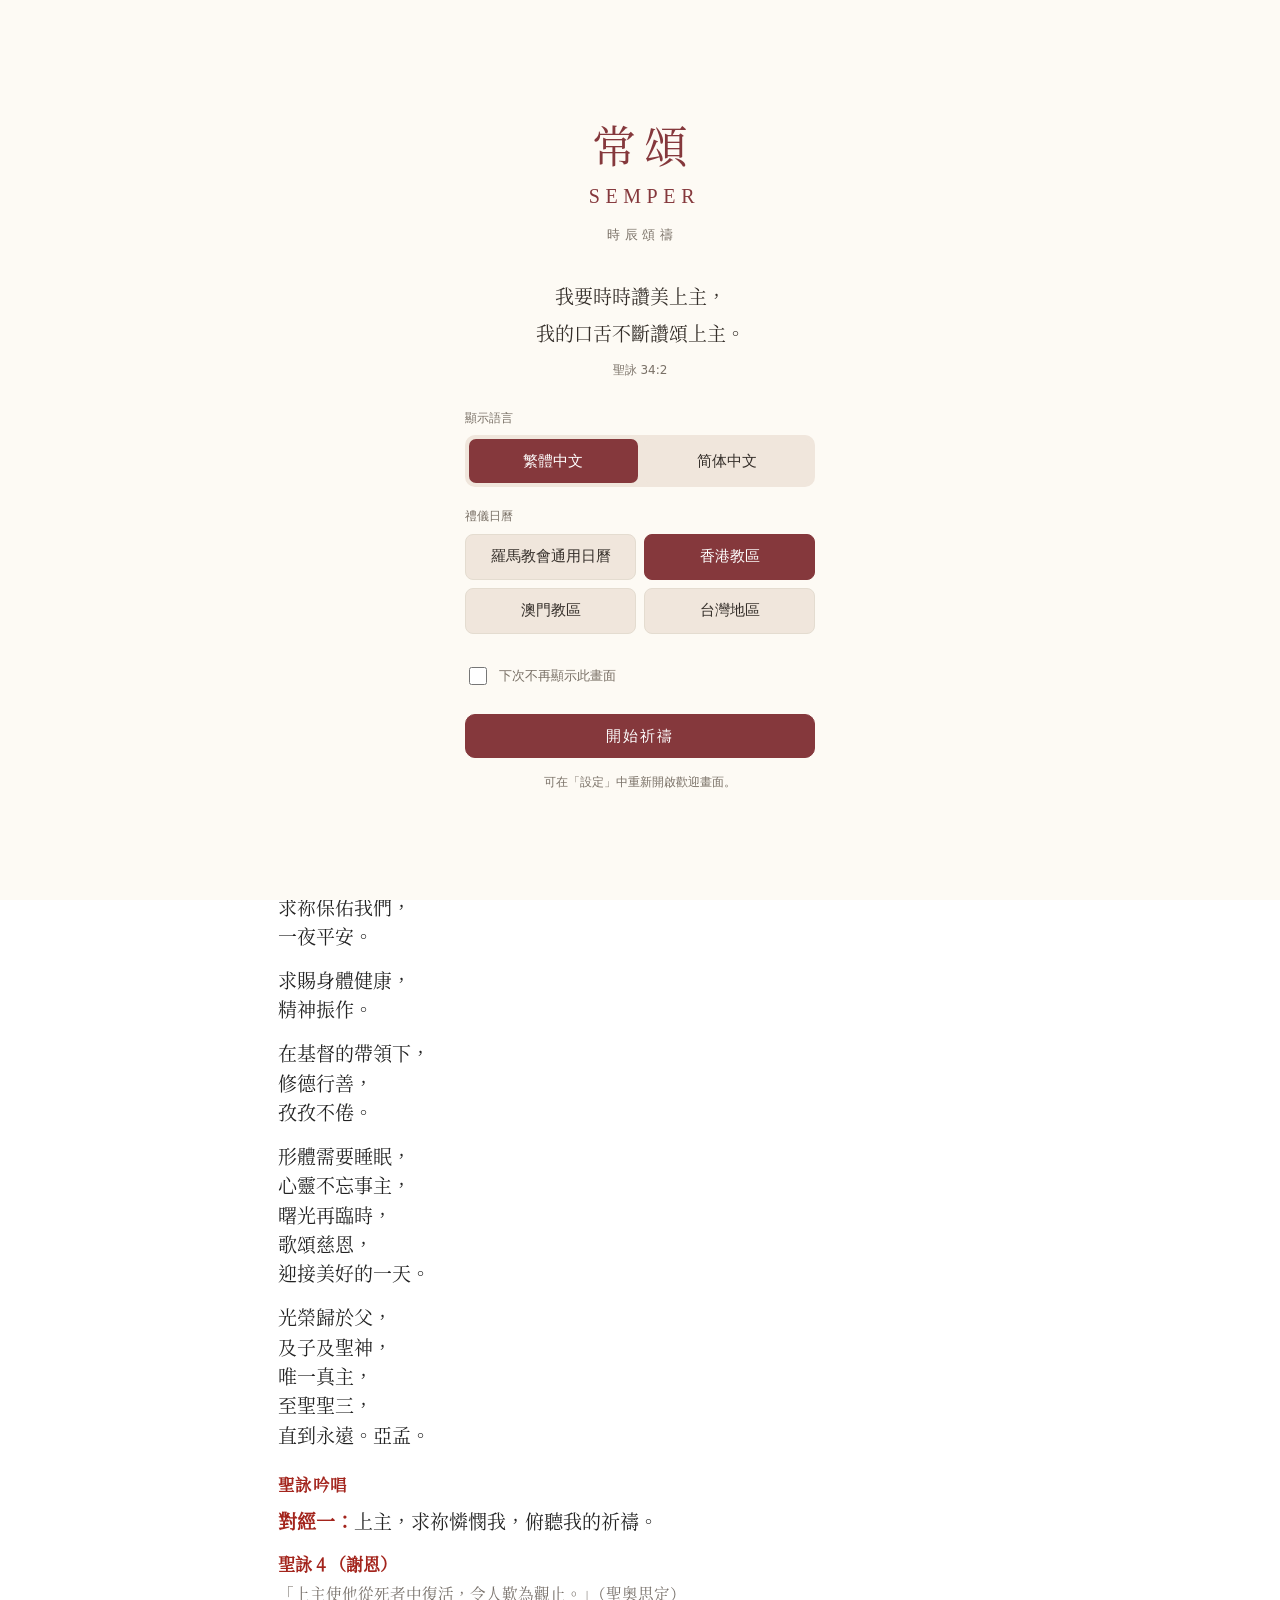
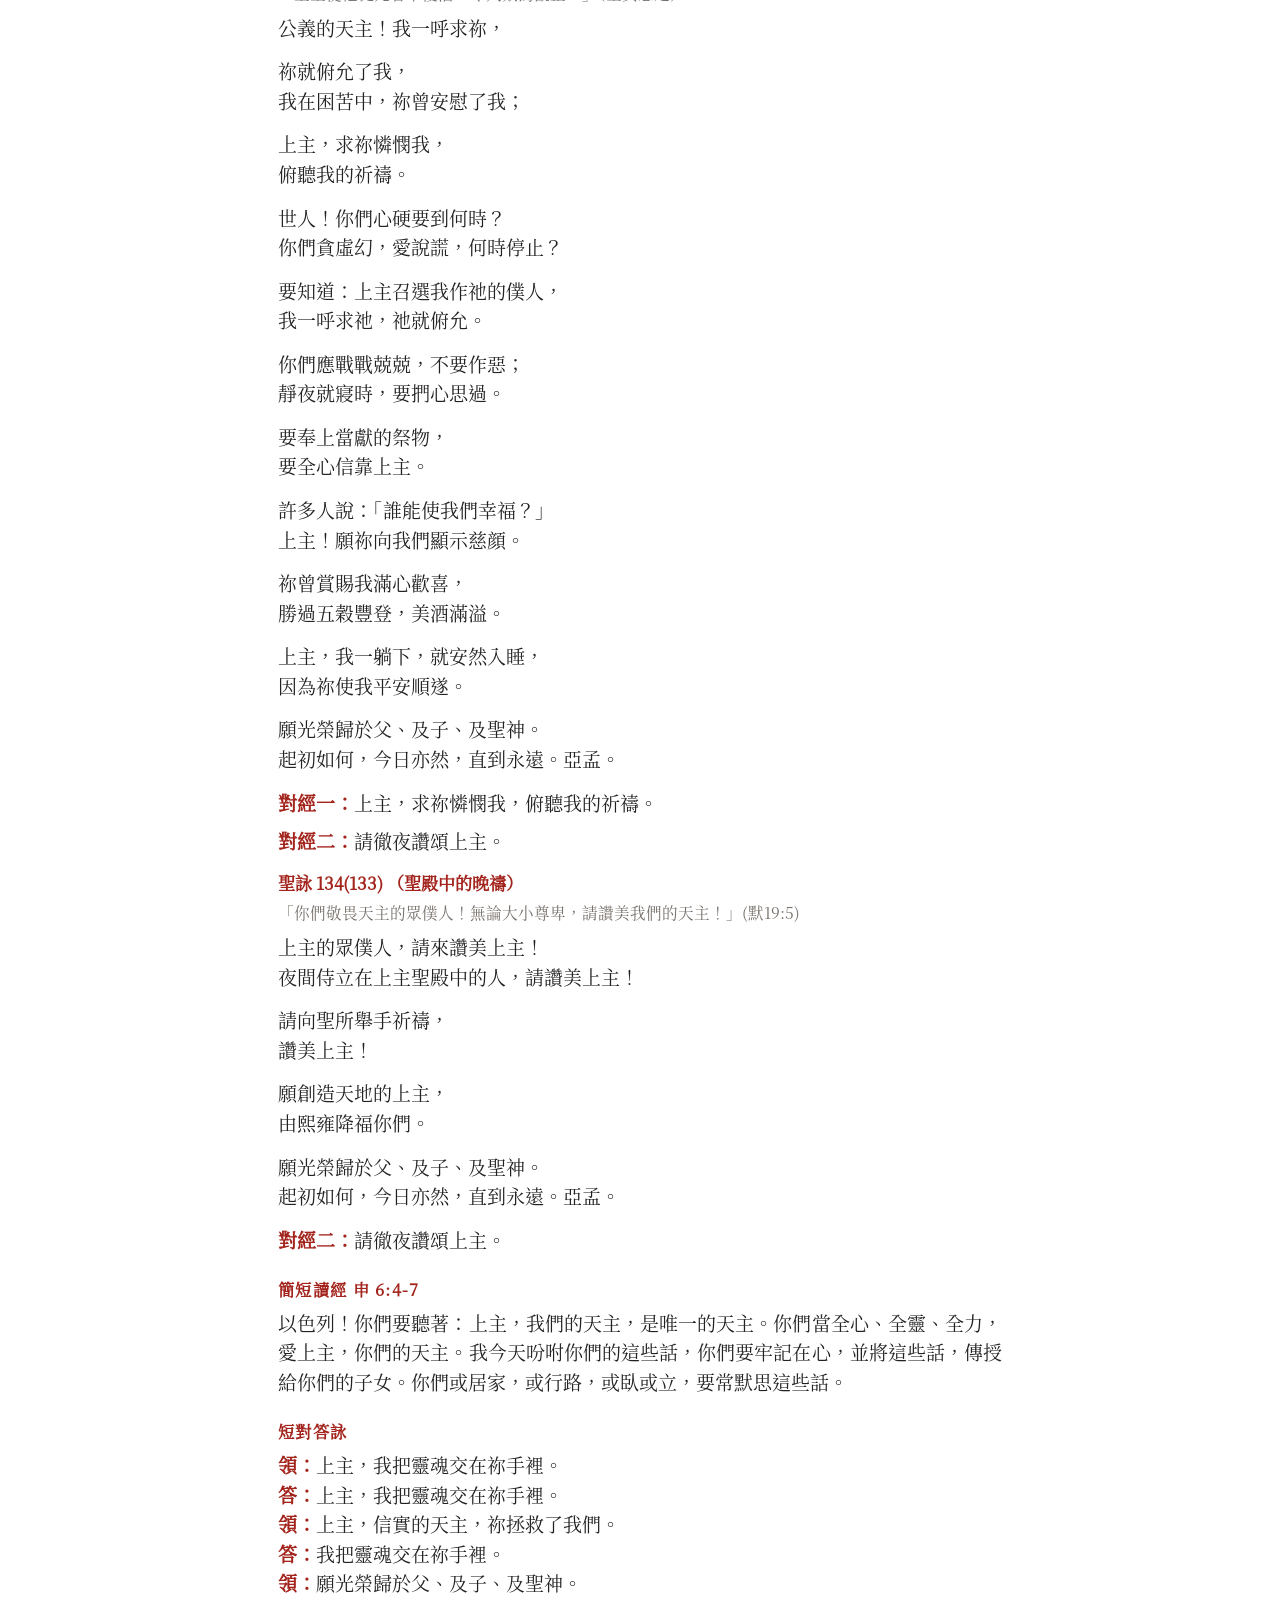
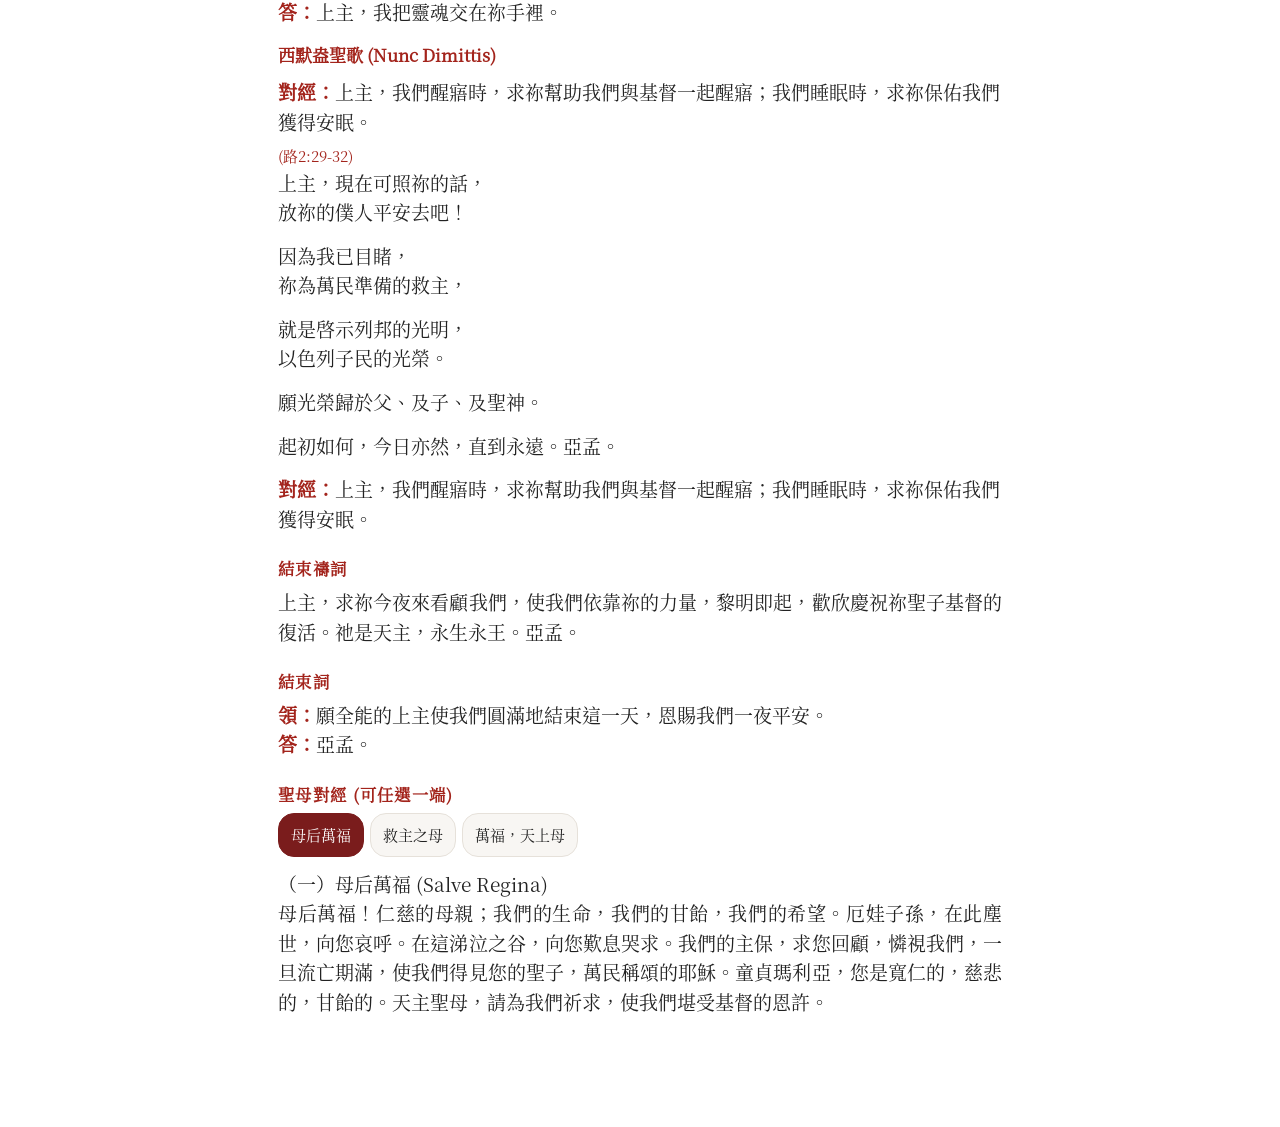
<file: index.html>
<!doctype html>
<html lang="zh-Hant-HK">
<head>
<meta charset="utf-8">
<meta name="viewport" content="width=device-width, initial-scale=1, viewport-fit=cover">
<title>常頌 SEMPER</title>
<meta name="apple-mobile-web-app-title" content="常頌">
<meta name="theme-color" content="#ffffff">
<link rel="manifest" href="manifest.webmanifest">
<link rel="apple-touch-icon" href="icons/apple-touch-icon.png">
<link rel="icon" href="icons/icon-192.png">
<meta name="apple-mobile-web-app-capable" content="yes">
<link rel="stylesheet" href="css/fonts.css">
<link rel="stylesheet" href="css/app.css">
<script>try { if (JSON.parse(localStorage.getItem('rike.skipWelcome'))) document.documentElement.classList.add('nowelcome'); } catch (e) {}</script>
</head>
<body>
<div id="welcome" class="welcome" role="dialog" aria-modal="true" aria-labelledby="welcomeTitle">
  <div class="welcome-in">
    <h1 id="welcomeTitle" tabindex="-1">常頌<span>SEMPER</span></h1>
    <p class="welcome-sub">時辰頌禱</p>
    <blockquote class="welcome-verse">我要時時讚美上主，<br>我的口舌不斷讚頌上主。<cite>聖詠 34:2</cite></blockquote>
    <div class="welcome-field"><p id="welcomeLanguageLabel">顯示語言</p>
      <div class="welcome-script" role="group" aria-labelledby="welcomeLanguageLabel"><button data-script="t" class="pill">繁體中文</button><button data-script="s" class="pill">简体中文</button></div>
    </div>
    <div class="welcome-field"><p id="welcomeCalendarLabel">禮儀日曆</p><div id="welcomeCalendars" class="welcome-calendars" role="group" aria-labelledby="welcomeCalendarLabel"></div></div>
    <label class="welcome-remember"><input type="checkbox" id="welcomeSkip"> 下次不再顯示此畫面</label>
    <button id="welcomeGo" class="pill wide welcome-go">開始祈禱</button>
    <p class="welcome-note">可在「設定」中重新開啟歡迎畫面。</p>
  </div>
</div>
<header class="top">
  <div class="bar">
    <button id="prev" class="ic" aria-label="前一天">‹</button>
    <button id="dateBtn" class="datebtn" aria-haspopup="dialog" aria-label="打開月曆"><span id="dateLabel"></span></button>
    <button id="next" class="ic" aria-label="後一天">›</button>
    <button id="menuBtn" class="ic" aria-label="設定"><svg viewBox="0 0 24 24" width="24" height="24" fill="none" stroke="currentColor" stroke-width="1.8" stroke-linecap="round" aria-hidden="true"><line x1="3" y1="6" x2="21" y2="6"/><line x1="3" y1="12" x2="21" y2="12"/><line x1="3" y1="18" x2="21" y2="18"/><circle cx="8" cy="6" r="2.4" fill="var(--bg, #fff)"/><circle cx="16" cy="12" r="2.4" fill="var(--bg, #fff)"/><circle cx="8" cy="18" r="2.4" fill="var(--bg, #fff)"/></svg></button>
  </div>
  <nav id="hours" class="hours" aria-label="時辰"></nav>
</header>
<div id="celebs" class="celebs"></div>
<main id="office" class="office" aria-live="polite" aria-busy="true"><p class="loading">載入中…</p></main>
<div id="settings" class="sheet" role="dialog" aria-modal="true" aria-labelledby="settingsTitle" hidden>
  <div class="sheet-in">
    <h2 id="settingsTitle" tabindex="-1">設定</h2>
    <p class="about"><b>SEMPER 常頌</b>　「我要時時讚美上主」（詠34:2）</p>
    <p class="about">SEMPER 是拉丁文，意即「常常」，出自這節聖詠。</p>
    <div class="row"><span>禮儀日曆</span><span id="calendars" class="pills"></span></div>
    <div class="row"><span>文字</span><button data-script="t" class="pill">繁體字</button><button data-script="s" class="pill">简体字</button></div>
    <div class="row"><span>字型</span><span class="pills"><button data-font="ming" class="pill" style="font-family:SeptiesMing,serif">明體</button><button data-font="hei" class="pill" style="font-family:SeptiesHei,sans-serif">黑體</button><button data-font="kai" class="pill" style="font-family:SeptiesKai,serif">楷體</button><button data-font="sys" class="pill" style="font-family:system-ui,sans-serif">系統</button></span></div>
    <div class="row"><span>字體大小</span><button data-fs="-1" class="pill">A−</button><button data-fs="1" class="pill">A＋</button></div>
    <div class="row"><span>外觀</span><button data-theme="" class="pill">自動</button><button data-theme="light" class="pill">日間</button><button data-theme="sepia" class="pill">米黃</button><button data-theme="dark" class="pill">夜間</button></div>
    <div class="row"><span>亞孟／阿們</span><span class="pills"><button data-amen="auto" class="pill">按日曆</button><button data-amen="亞孟" class="pill">亞孟</button><button data-amen="阿們" class="pill">阿們</button></span></div>
    <div class="mysaints">
      <h3>我的聖人</h3>
      <p class="about">加入日曆上沒有的聖人，例如堂區或教區的主保、修會的聖人，或《羅馬殉道錄》中的聖人。按所選的通用部分及當日的聖詠集誦念，並依照禮儀日的優先次序：遇節日、慶日不念；在四旬期等日子只作紀念。資料只保存在本裝置，更新不會刪除。</p>
      <div id="mySaintsList"></div>
      <div class="pills"><button id="msAdd" class="pill">＋ 加入聖人</button><button id="msExport" class="pill">匯出</button><button id="msImport" class="pill">匯入</button></div>
      <p class="about" id="msMsg" role="status"></p>
      <div id="msPaste" hidden><textarea id="msText" rows="4" placeholder="把匯出的內容貼在這裏" aria-label="匯入內容"></textarea><div class="pills"><button id="msFileBtn" class="pill">選擇檔案…</button><button id="msPasteGo" class="pill">匯入貼上的內容</button></div></div>
      <input type="file" id="msFile" accept="application/json,.json,text/plain" hidden>
    </div>
    <button id="showWelcome" class="welcome-setting" type="button" role="switch" aria-checked="true"><span>啟動時顯示歡迎畫面</span><span class="welcome-setting-track" aria-hidden="true"></span></button>
    <button id="openWelcome" class="pill">開啟歡迎畫面</button>
    <p class="about" id="buildInfo"></p>
    <p class="about" id="offlineStatus" role="status"></p>
    <div class="licence">
    <p class="about"><b>版權及授權</b></p>
    <p class="about">禮儀經文：《每日頌禱》（台灣主教團禮儀委員會編譯）及香港教區禮儀委員會「每日日課」。以上經文之著作權屬原著作權人所有。</p>
    <p class="about">聖經經文：思高聖經學會譯釋（《思高聖經》），經授權使用。</p>
    </div>
    <button id="closeSettings" class="pill wide">完成</button>
  </div>
</div>
<div id="month" class="sheet" role="dialog" aria-modal="true" aria-labelledby="monthTitle" hidden>
  <div class="sheet-in month-in">
    <div class="mhead"><button id="mPrev" class="ic" aria-label="上一個月">‹</button><label class="mtitle"><span id="monthTitle" tabindex="-1"></span><input id="datePick" type="date" aria-label="跳到其他日期"></label><button id="mNext" class="ic" aria-label="下一個月">›</button></div>
    <div id="monthGrid" class="mgrid" role="group" aria-label="本月日子"></div>
    <p class="mlegend"><span class="mdot" aria-hidden="true"></span>當日可選自由紀念　<span class="mbar" aria-hidden="true"></span>禮儀顏色</p>
    <div class="mfoot"><button id="mToday" class="pill mtoday">今天</button><button id="mClose" class="pill">關閉</button></div>
  </div>
</div>
<div id="saintEd" class="sheet" role="dialog" aria-modal="true" aria-labelledby="saintEdTitle" hidden>
  <div class="sheet-in">
    <h2 id="saintEdTitle" tabindex="-1">加入聖人</h2>
    <label class="fld"><span>名稱</span><input id="sName" type="text" placeholder="例如：聖博德主教" autocomplete="off"></label>
    <div class="fld"><span>日期</span><span class="fld2"><select id="sMonth" aria-label="月"></select><select id="sDay" aria-label="日"></select></span></div>
    <label class="fld"><span>通用部分</span><select id="sCommon"></select></label>
    <p class="about">不清楚用哪一個通用部分，可參看該聖人的彌撒經書或《羅馬殉道錄》。</p>
    <div class="fld"><span>等級</span><span class="pills" id="sRank"><button class="pill" data-rank="optional">自由紀念</button><button class="pill" data-rank="memorial">紀念</button><button class="pill" data-rank="feast">慶日</button></span></div>
    <label class="fld"><span>禱詞中的名字</span><input id="sOName" type="text" placeholder="例如：博德" autocomplete="off"></label>
    <div class="fld fldcol"><span>結束禱詞</span><div id="sCollects" class="collects" role="radiogroup" aria-label="結束禱詞"></div></div>
    <p class="about" id="sMsg" role="alert" hidden></p>
    <div class="edfoot"><button id="sDelete" class="pill sdel" hidden>刪除</button><button id="sCancel" class="pill">取消</button><button id="sSave" class="pill savebtn">儲存</button></div>
  </div>
</div>
<div id="update" class="update" hidden><button id="updateBtn">有新版本 — 按此更新</button></div>
<script type="module" src="js/app.js"></script>
</body>
</html>
</file>
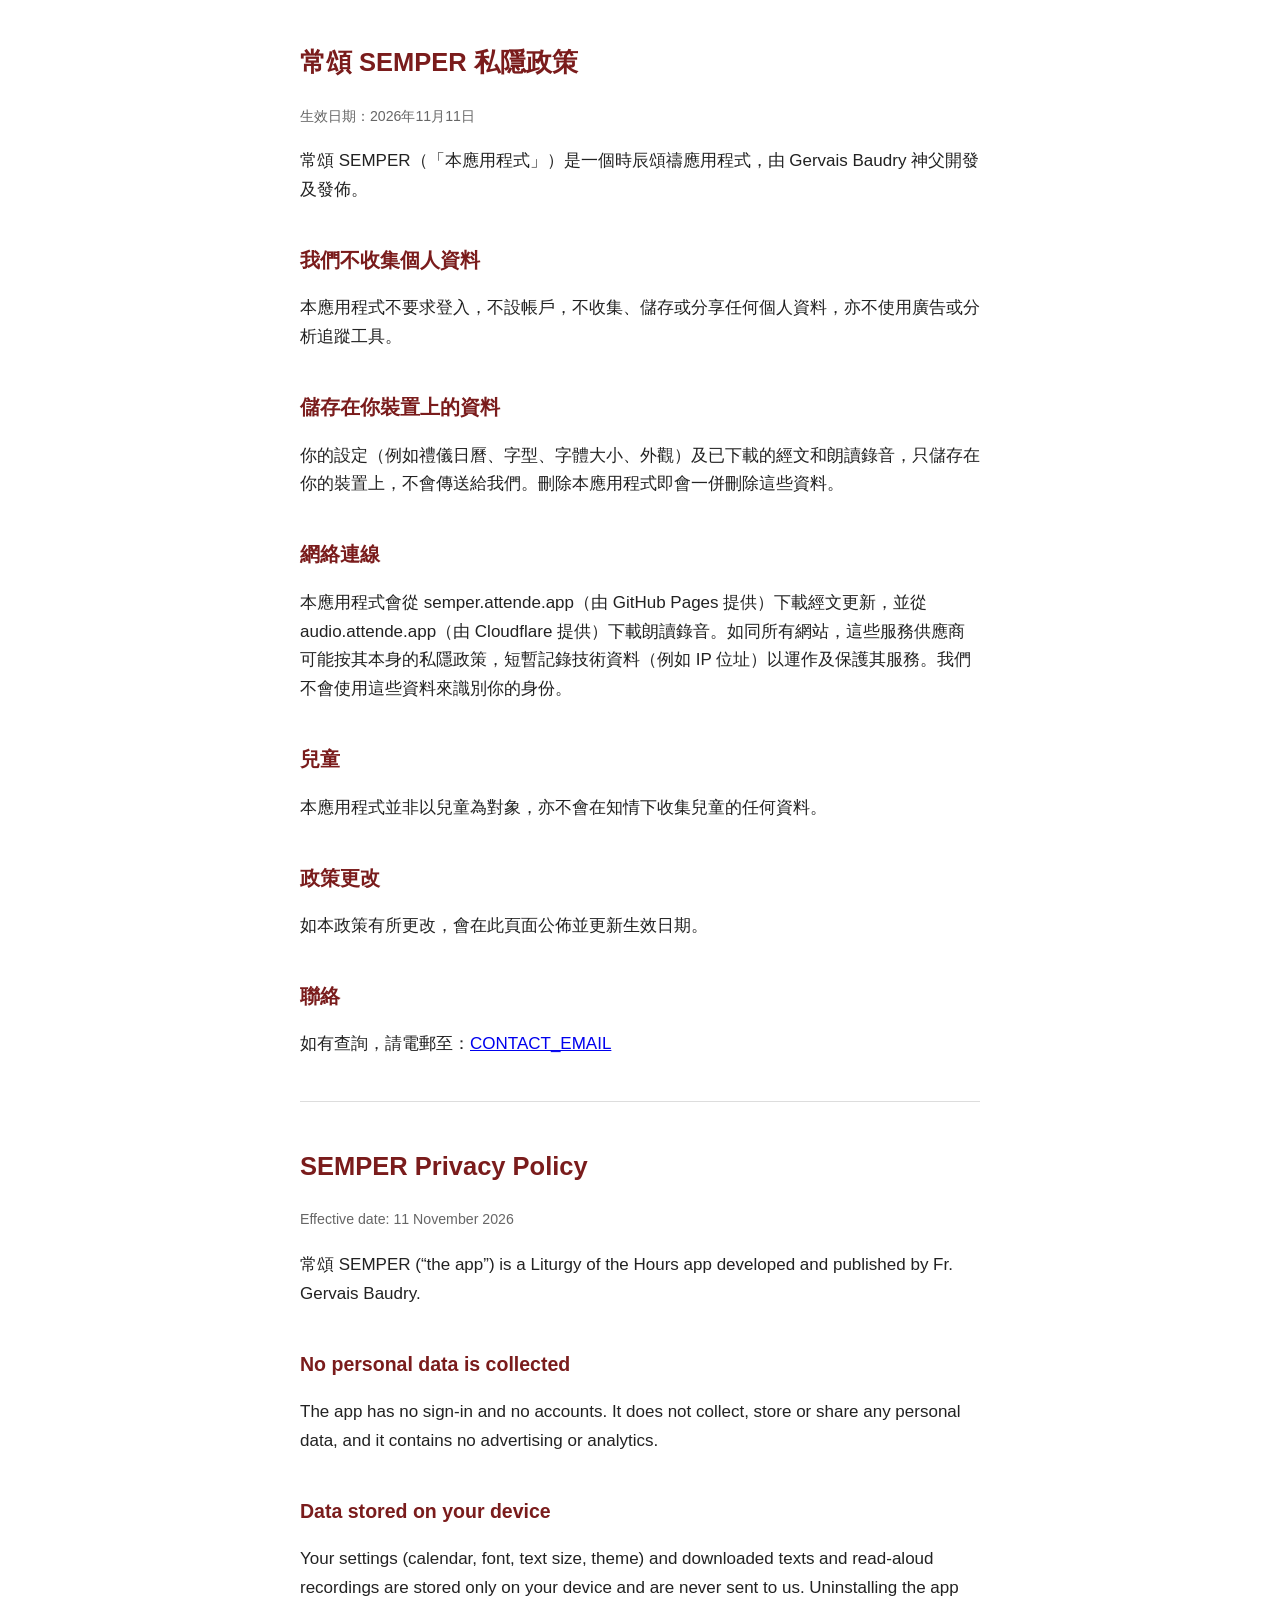
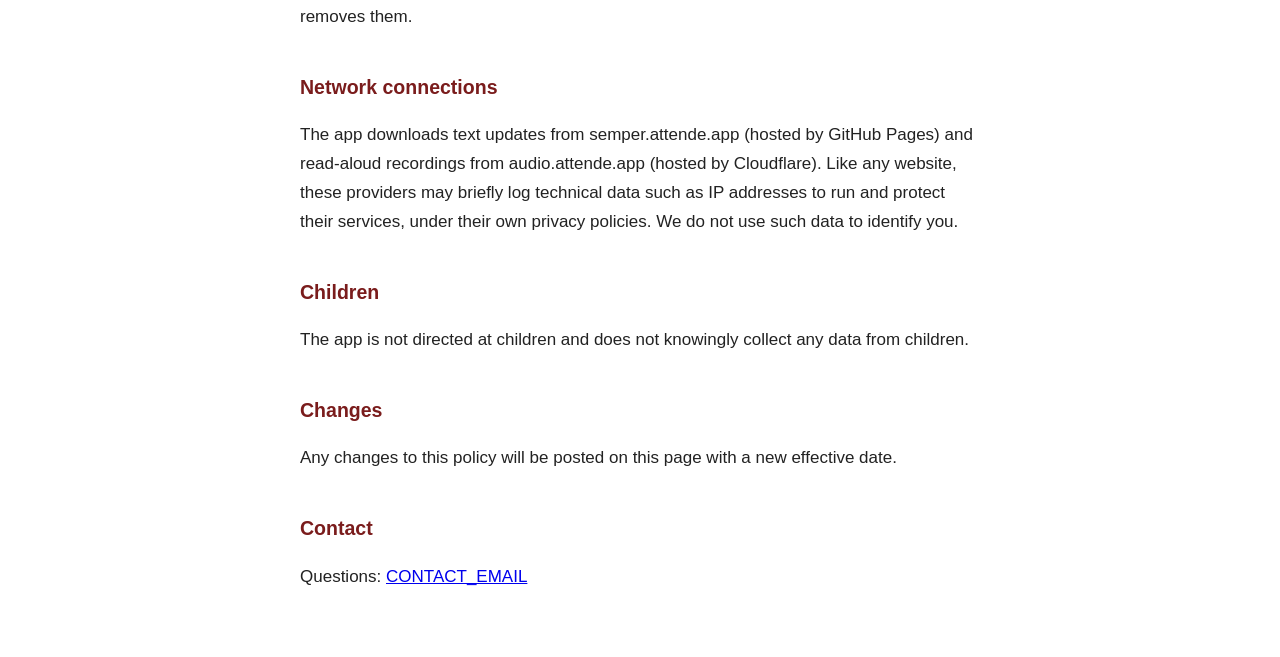
<file: privacy.html>
<!doctype html>
<html lang="zh-Hant-HK">
<head>
<meta charset="utf-8">
<meta name="viewport" content="width=device-width, initial-scale=1">
<title>常頌 SEMPER — 私隱政策 Privacy Policy</title>
<style>
body{max-width:680px;margin:0 auto;padding:24px 16px 48px;font:17px/1.7 -apple-system,"PingFang HK","Noto Sans TC",sans-serif;color:#222;background:#fff}
h1{color:#7a1c1c;font-size:1.5em}h2{color:#7a1c1c;font-size:1.15em;margin-top:2em}
hr{border:0;border-top:1px solid #ddd;margin:2.5em 0}small{color:#666}
@media (prefers-color-scheme:dark){body{background:#1b1b1b;color:#ddd}hr{border-color:#444}}
</style>
</head>
<body>
<h1>常頌 SEMPER 私隱政策</h1>
<p><small>生效日期：2026年11月11日</small></p>
<p>常頌 SEMPER（「本應用程式」）是一個時辰頌禱應用程式，由 Gervais Baudry 神父開發及發佈。</p>
<h2>我們不收集個人資料</h2>
<p>本應用程式不要求登入，不設帳戶，不收集、儲存或分享任何個人資料，亦不使用廣告或分析追蹤工具。</p>
<h2>儲存在你裝置上的資料</h2>
<p>你的設定（例如禮儀日曆、字型、字體大小、外觀）及已下載的經文和朗讀錄音，只儲存在你的裝置上，不會傳送給我們。刪除本應用程式即會一併刪除這些資料。</p>
<h2>網絡連線</h2>
<p>本應用程式會從 semper.attende.app（由 GitHub Pages 提供）下載經文更新，並從 audio.attende.app（由 Cloudflare 提供）下載朗讀錄音。如同所有網站，這些服務供應商可能按其本身的私隱政策，短暫記錄技術資料（例如 IP 位址）以運作及保護其服務。我們不會使用這些資料來識別你的身份。</p>
<h2>兒童</h2>
<p>本應用程式並非以兒童為對象，亦不會在知情下收集兒童的任何資料。</p>
<h2>政策更改</h2>
<p>如本政策有所更改，會在此頁面公佈並更新生效日期。</p>
<h2>聯絡</h2>
<p>如有查詢，請電郵至：<a href="mailto:CONTACT_EMAIL">CONTACT_EMAIL</a></p>
<hr>
<h1>SEMPER Privacy Policy</h1>
<p><small>Effective date: 11 November 2026</small></p>
<p>常頌 SEMPER (“the app”) is a Liturgy of the Hours app developed and published by Fr. Gervais Baudry.</p>
<h2>No personal data is collected</h2>
<p>The app has no sign-in and no accounts. It does not collect, store or share any personal data, and it contains no advertising or analytics.</p>
<h2>Data stored on your device</h2>
<p>Your settings (calendar, font, text size, theme) and downloaded texts and read-aloud recordings are stored only on your device and are never sent to us. Uninstalling the app removes them.</p>
<h2>Network connections</h2>
<p>The app downloads text updates from semper.attende.app (hosted by GitHub Pages) and read-aloud recordings from audio.attende.app (hosted by Cloudflare). Like any website, these providers may briefly log technical data such as IP addresses to run and protect their services, under their own privacy policies. We do not use such data to identify you.</p>
<h2>Children</h2>
<p>The app is not directed at children and does not knowingly collect any data from children.</p>
<h2>Changes</h2>
<p>Any changes to this policy will be posted on this page with a new effective date.</p>
<h2>Contact</h2>
<p>Questions: <a href="mailto:CONTACT_EMAIL">CONTACT_EMAIL</a></p>
</body>
</html>
</file>
<file: css/fonts.css>
/* 由 build/build_fonts.py 產生 — 字型：SIL Open Font License（見 fonts/OFL-*.txt） */
@font-face { font-family: 'SeptiesMing'; src: url('../fonts/ming.woff2') format('woff2'); font-display: swap; }
@font-face { font-family: 'SeptiesMing'; src: url('../fonts/ming-sc.woff2') format('woff2'); font-display: swap; unicode-range: U+343D,U+4338,U+4E13,U+4E1B,U+4E1D,U+4E25,U+4E27,U+4E34,U+4E3A,U+4E3E,U+4E4C,U+4E50,U+4E54,U+4E60,U+4E61,U+4E66,U+4E70,U+4E71,U+4E8F,U+4EA7,U+4EA9,U+4EB2,U+4EB5,U+4EC5,U+4ED3,U+4EEC,U+4F1B,U+4F1F,U+4F20,U+4F24,U+4F26,U+4F2A,U+4F2B,U+4FA3,U+4FA6,U+4FA7,U+4FE8,U+4FE9,U+4FEA,U+4FED,U+503A,U+503E,U+507B,U+507F,U+50A8,U+50DE,U+5170,U+5173,U+517B,U+517D,U+5185,U+518C,U+5199,U+519B,U+51BB,U+51C0,U+51EF,U+51FB,U+51FF,U+520D,U+5218,U+5219,U+521A,U+521B,U+522B,U+5239,U+523D,U+5242,U+5250,U+5251,U+5265,U+5267,U+529D,U+529E,U+52B1,U+52B2,U+52B3,U+52BF,U+52CB,U+5300,U+532E,U+533A,U+534F,U+5355,U+5356,U+5362,U+536B,U+5385,U+5386,U+5389,U+538B,U+538C,U+53BF,U+53F9,U+5417,U+5450,U+5455,U+5458,U+5499,U+54D1,U+54D3,U+54D7,U+5524,U+5567,U+556C,U+5578,U+55B7,U+5618,U+5631,U+56A3,U+56F4,U+56FE,U+5706,U+573A,U+575A,U+5760,U+5786,U+5792,U+57A6,U+5815,U+58EE,U+58F6,U+58F8,U+5900,U+5939,U+593A,U+5941,U+594B,U+5956,U+5986,U+5987,U+5988,U+5A04,U+5A07,U+5A31,U+5A34,U+5A74,U+5AD4,U+5B59,U+5B6A,U+5B86,U+5BA0,U+5BA1,U+5BAB,U+5BBD,U+5BBE,U+5BDD,U+5BF9,U+5BFB,U+5BFC,U+5C06,U+5C18,U+5C1D,U+5C27,U+5C3D,U+5C42,U+5C61,U+5C7F,U+5C81,U+5C82,U+5C96,U+5C97,U+5C9B,U+5CE1,U+5D03,U+5D2D,U+5D58,U+5DC5,U+5DE9,U+5E01,U+5E05,U+5E08,U+5E0F,U+5E10,U+5E1C,U+5E26,U+5E3C,U+5E90,U+5E93,U+5E94,U+5E9E,U+5E9F,U+5EEA,U+5F00,U+5F03,U+5F11,U+5F20,U+5F2F,U+5F39,U+5F52,U+5F53,U+5F55,U+5F84,U+5FC6,U+5FE7,U+5FFE,U+6001,U+6002,U+6005,U+6006,U+6073,U+6076,U+6078,U+607B,U+607C,U+60AC,U+60AF,U+60EB,U+60EC,U+60ED,U+60EE,U+60EF,U+6124,U+6126,U+61D2,U+620F,U+6218,U+6267,U+6269,U+626A,U+626B,U+626C,U+629A,U+629B,U+629F,U+62A2,U+62A5,U+62E3,U+62E6,U+62E7,U+62E8,U+62E9,U+631A,U+631B,U+631E,U+631F,U+6320,U+6321,U+6323,U+6324,U+6325,U+635E,U+635F,U+6362,U+6363,U+63B3,U+63B7,U+63BA,U+6400,U+6401,U+6444,U+6446,U+6447,U+6448,U+654C,U+655B,U+6570,U+65A9,U+65AD,U+65E7,U+65F6,U+65F7,U+663C,U+663E,U+6655,U+6656,U+6682,U+66F5,U+672F,U+6740,U+6742,U+6743,U+6765,U+6768,U+67A2,U+67AA,U+6807,U+6808,U+680B,U+680F,U+6811,U+6860,U+6863,U+6869,U+68C0,U+697C,U+6984,U+6988,U+69DB,U+6A2A,U+6B22,U+6B27,U+6B7C,U+6B8B,U+6B93,U+6B9A,U+6BA1,U+6BD5,U+6BD9,U+6C47,U+6C64,U+6CA1,U+6CA5,U+6CA6,U+6CA7,U+6CFB,U+6CFC,U+6CFD,U+6D44,U+6D45,U+6D46,U+6D47,U+6D4B,U+6D4F,U+6D51,U+6D53,U+6D9B,U+6DA1,U+6DA6,U+6DA8,U+6DA9,U+6E0D,U+6E0E,U+6E10,U+6E14,U+6E17,U+6E7E,U+6E7F,U+6E83,U+6E85,U+6EDE,U+6EE1,U+6EE5,U+6F9C,U+6FD2,U+706D,U+70C1,U+70C2,U+70DB,U+70E6,U+70E7,U+70EC,U+70ED,U+7115,U+7231,U+7275,U+727A,U+728A,U+72A0,U+72B6,U+72B9,U+72C8,U+72EC,U+72ED,U+72EE,U+72F1,U+730E,U+739B,U+73AF,U+73B0,U+7523,U+7545,U+7597,U+75A0,U+75AE,U+75AF,U+75C9,U+75EA,U+762B,U+765E,U+766B,U+76B1,U+76CF,U+76D0,U+76D1,U+76D7,U+76D8,U+7741,U+7750,U+7786,U+7792,U+77EB,U+77F6,U+77FF,U+7801,U+7816,U+783A,U+783E,U+7840,U+7855,U+7977,U+7978,U+7984,U+79EF,U+79F0,U+79FD,U+7A23,U+7A33,U+7A77,U+7A9C,U+7A9D,U+7AA5,U+7AA6,U+7AD6,U+7ADE,U+7B03,U+7B3C,U+7B5B,U+7B5D,U+7B79,U+7B7E,U+7B80,U+7B93,U+7BAB,U+7BEE,U+7C41,U+7CAA,U+7D27,U+7D76,U+7EA0,U+7EA2,U+7EA6,U+7EA7,U+7EAA,U+7EAF,U+7EB1,U+7EB2,U+7EB3,U+7EB5,U+7EB6,U+7EB7,U+7EB8,U+7EB9,U+7EBD,U+7EBF,U+7EC3,U+7EC4,U+7EC5,U+7EC6,U+7EC8,U+7ECA,U+7ECC,U+7ECE,U+7ED1,U+7ED3,U+7ED5,U+7ED8,U+7ED9,U+7EDB,U+7EDC,U+7EDD,U+7EDE,U+7EE3,U+7EE7,U+7EE9,U+7EEA,U+7EED,U+7EF3,U+7EF4,U+7EF5,U+7EF7,U+7EF8,U+7EFA,U+7EFC,U+7EFD,U+7EFF,U+7F00,U+7F04,U+7F05,U+7F0E,U+7F12,U+7F13,U+7F14,U+7F15,U+7F16,U+7F18,U+7F19,U+7F1A,U+7F1D,U+7F20,U+7F24,U+7F27,U+7F29,U+7F30,U+7F34,U+7F57,U+7F5A,U+7F62,U+7F81,U+8038,U+8042,U+804B,U+804C,U+8069,U+806A,U+8083,U+80A0,U+80A4,U+80BE,U+80BF,U+80C1,U+80E7,U+80EB,U+810D,U+810F,U+8111,U+8113,U+8138,U+817B,U+817E,U+8206,U+8230,U+8270,U+8273,U+8282,U+829C,U+82C7,U+82CD,U+830E,U+8314,U+8315,U+8346,U+835A,U+8361,U+836B,U+83B1,U+83B2,U+83B7,U+841D,U+8425,U+8427,U+8428,U+84DD,U+853C,U+8574,U+85AE,U+864F,U+8651,U+865A,U+867D,U+8680,U+86EE,U+8747,U+8749,U+8854,U+88AD,U+88E4,U+89C2,U+89C4,U+89C5,U+89C8,U+89C9,U+89D0,U+8A89,U+8BA1,U+8BA2,U+8BA4,U+8BA5,U+8BA8,U+8BA9,U+8BAD,U+8BAE,U+8BAF,U+8BB0,U+8BB2,U+8BB3,U+8BB4,U+8BB6,U+8BB8,U+8BBA,U+8BBC,U+8BBD,U+8BBF,U+8BC0,U+8BC1,U+8BC4,U+8BC5,U+8BC6,U+8BC8,U+8BC9,U+8BCB,U+8BCD,U+8BCF,U+8BD1,U+8BD5,U+8BD7,U+8BDA,U+8BDB,U+8BDD,U+8BDE,U+8BDF,U+8BE0,U+8BE1,U+8BE3,U+8BE5,U+8BE6,U+8BE7,U+8BEB,U+8BEC,U+8BED,U+8BEE,U+8BEF,U+8BF1,U+8BF2,U+8BF4,U+8BF5,U+8BF7,U+8BF8,U+8BFA,U+8BFB,U+8BFD,U+8BFE,U+8BFF,U+8C01,U+8C03,U+8C04,U+8C05,U+8C06,U+8C08,U+8C0A,U+8C0B,U+8C0E,U+8C0F,U+8C10,U+8C12,U+8C13,U+8C15,U+8C17,U+8C19,U+8C1B,U+8C1C,U+8C1F,U+8C22,U+8C23,U+8C24,U+8C26,U+8C27,U+8C28,U+8C29,U+8C2C,U+8C31,U+8C34,U+8D1E,U+8D1F,U+8D21,U+8D22,U+8D23,U+8D24,U+8D25,U+8D26,U+8D27,U+8D28,U+8D29,U+8D2A,U+8D2B,U+8D2C,U+8D2D,U+8D2E,U+8D2F,U+8D30,U+8D31,U+8D34,U+8D35,U+8D37,U+8D39,U+8D3A,U+8D3B,U+8D3C,U+8D3E,U+8D3F,U+8D42,U+8D43,U+8D44,U+8D48,U+8D4B,U+8D4E,U+8D4F,U+8D50,U+8D52,U+8D54,U+8D56,U+8D58,U+8D5A,U+8D5B,U+8D5E,U+8D60,U+8D62,U+8D75,U+8D8B,U+8DC4,U+8DF5,U+8DFB,U+8E2C,U+8E52,U+8E8F,U+8EAF,U+8F68,U+8F6C,U+8F6D,U+8F6F,U+8F70,U+8F74,U+8F7B,U+8F7D,U+8F7F,U+8F83,U+8F85,U+8F86,U+8F88,U+8F89,U+8F8D,U+8F91,U+8F94,U+8F96,U+8F97,U+8F99,U+8F9E,U+8FA9,U+8FAB,U+8FBD,U+8FC7,U+8FC8,U+8FD8,U+8FD9,U+8FDB,U+8FDC,U+8FDD,U+8FDE,U+8FDF,U+8FE9,U+8FF3,U+9009,U+900A,U+903B,U+9057,U+9065,U+90D1,U+90DE,U+917F,U+91CA,U+9274,U+9488,U+9489,U+9493,U+9496,U+949D,U+94A4,U+94A5,U+94A6,U+94A9,U+94B1,U+94B3,U+94B9,U+94BB,U+94C5,U+94CE,U+94D0,U+94D9,U+94E0,U+94ED,U+94F2,U+94F8,U+94FA,U+94FE,U+94FF,U+9500,U+9501,U+9504,U+9505,U+9508,U+950B,U+9510,U+9519,U+951D,U+9521,U+9522,U+9524,U+9526,U+952E,U+9532,U+9535,U+953B,U+9540,U+954C,U+9555,U+955C,U+9563,U+956F,U+9570,U+9576,U+95E9,U+95EA,U+95ED,U+95EE,U+95EF,U+95F2,U+95F5,U+95F7,U+95F8,U+95F9,U+95FA,U+95FB,U+9601,U+9604,U+9605,U+9610,U+9614,U+961F,U+9634,U+9635,U+9636,U+9646,U+9648,U+9655,U+9690,U+96B7,U+96BE,U+96CF,U+96FE,U+971A,U+972D,U+9759,U+97E7,U+97E9,U+983D,U+9854,U+9876,U+9877,U+9879,U+987A,U+987B,U+987D,U+987E,U+987F,U+9881,U+9882,U+9884,U+9885,U+9886,U+9887,U+9888,U+988A,U+988C,U+9891,U+9893,U+9896,U+9897,U+9898,U+989A,U+989C,U+989D,U+98A0,U+98A4,U+98CF,U+98D2,U+98D3,U+98D8,U+98E8,U+990D,U+9965,U+996B,U+996C,U+996D,U+996E,U+9970,U+9971,U+9972,U+9974,U+9975,U+9976,U+9977,U+997C,U+997F,U+9981,U+9986,U+9991,U+9992,U+9994,U+9A6D,U+9A6E,U+9A6F,U+9A70,U+9A71,U+9A73,U+9A74,U+9A76,U+9A79,U+9A7B,U+9A7C,U+9A7E,U+9A7F,U+9A81,U+9A82,U+9A84,U+9A86,U+9A87,U+9A8B,U+9A8C,U+9A91,U+9A97,U+9A9A,U+9A9C,U+9AA1,U+9AA4,U+9C81,U+9C8D,U+9C9C,U+9CB8,U+9CC4,U+9CDE,U+9E20,U+9E21,U+9E23,U+9E26,U+9E2A,U+9E37,U+9E3D,U+9E3F,U+9E44,U+9E4C,U+9E4F,U+9E51,U+9E64,U+9E67,U+9E70,U+9F84,U+9F9A,U+9F9B; }
@font-face { font-family: 'SeptiesHei'; src: url('../fonts/hei.woff2') format('woff2'); font-display: swap; }
@font-face { font-family: 'SeptiesHei'; src: url('../fonts/hei-sc.woff2') format('woff2'); font-display: swap; unicode-range: U+343D,U+4338,U+4E13,U+4E1B,U+4E1D,U+4E25,U+4E27,U+4E34,U+4E3A,U+4E3E,U+4E4C,U+4E50,U+4E54,U+4E60,U+4E61,U+4E66,U+4E70,U+4E71,U+4E8F,U+4EA7,U+4EA9,U+4EB2,U+4EB5,U+4EC5,U+4ED3,U+4EEC,U+4F1B,U+4F1F,U+4F20,U+4F24,U+4F26,U+4F2A,U+4F2B,U+4FA3,U+4FA6,U+4FA7,U+4FE8,U+4FE9,U+4FEA,U+4FED,U+503A,U+503E,U+507B,U+507F,U+50A8,U+50DE,U+5170,U+5173,U+517B,U+517D,U+5185,U+518C,U+5199,U+519B,U+51BB,U+51C0,U+51EF,U+51FB,U+51FF,U+520D,U+5218,U+5219,U+521A,U+521B,U+522B,U+5239,U+523D,U+5242,U+5250,U+5251,U+5265,U+5267,U+529D,U+529E,U+52B1,U+52B2,U+52B3,U+52BF,U+52CB,U+5300,U+532E,U+533A,U+534F,U+5355,U+5356,U+5362,U+536B,U+5385,U+5386,U+5389,U+538B,U+538C,U+53BF,U+53F9,U+5417,U+5450,U+5455,U+5458,U+5499,U+54D1,U+54D3,U+54D7,U+5524,U+5567,U+556C,U+5578,U+55B7,U+5618,U+5631,U+56A3,U+56F4,U+56FE,U+5706,U+573A,U+575A,U+5760,U+5786,U+5792,U+57A6,U+5815,U+58EE,U+58F6,U+58F8,U+5900,U+5939,U+593A,U+5941,U+594B,U+5956,U+5986,U+5987,U+5988,U+5A04,U+5A07,U+5A31,U+5A34,U+5A74,U+5AD4,U+5B59,U+5B6A,U+5B86,U+5BA0,U+5BA1,U+5BAB,U+5BBD,U+5BBE,U+5BDD,U+5BF9,U+5BFB,U+5BFC,U+5C06,U+5C18,U+5C1D,U+5C27,U+5C3D,U+5C42,U+5C61,U+5C7F,U+5C81,U+5C82,U+5C96,U+5C97,U+5C9B,U+5CE1,U+5D03,U+5D2D,U+5D58,U+5DC5,U+5DE9,U+5E01,U+5E05,U+5E08,U+5E0F,U+5E10,U+5E1C,U+5E26,U+5E3C,U+5E90,U+5E93,U+5E94,U+5E9E,U+5E9F,U+5EEA,U+5F00,U+5F03,U+5F11,U+5F20,U+5F2F,U+5F39,U+5F52,U+5F53,U+5F55,U+5F84,U+5FC6,U+5FE7,U+5FFE,U+6001,U+6002,U+6005,U+6006,U+6073,U+6076,U+6078,U+607B,U+607C,U+60AC,U+60AF,U+60EB,U+60EC,U+60ED,U+60EE,U+60EF,U+6124,U+6126,U+61D2,U+620F,U+6218,U+6267,U+6269,U+626A,U+626B,U+626C,U+629A,U+629B,U+629F,U+62A2,U+62A5,U+62E3,U+62E6,U+62E7,U+62E8,U+62E9,U+631A,U+631B,U+631E,U+631F,U+6320,U+6321,U+6323,U+6324,U+6325,U+635E,U+635F,U+6362,U+6363,U+63B3,U+63B7,U+63BA,U+6400,U+6401,U+6444,U+6446,U+6447,U+6448,U+654C,U+655B,U+6570,U+65A9,U+65AD,U+65E7,U+65F6,U+65F7,U+663C,U+663E,U+6655,U+6656,U+6682,U+66F5,U+672F,U+6740,U+6742,U+6743,U+6765,U+6768,U+67A2,U+67AA,U+6807,U+6808,U+680B,U+680F,U+6811,U+6860,U+6863,U+6869,U+68C0,U+697C,U+6984,U+6988,U+69DB,U+6A2A,U+6B22,U+6B27,U+6B7C,U+6B8B,U+6B93,U+6B9A,U+6BA1,U+6BD5,U+6BD9,U+6C47,U+6C64,U+6CA1,U+6CA5,U+6CA6,U+6CA7,U+6CFB,U+6CFC,U+6CFD,U+6D44,U+6D45,U+6D46,U+6D47,U+6D4B,U+6D4F,U+6D51,U+6D53,U+6D9B,U+6DA1,U+6DA6,U+6DA8,U+6DA9,U+6E0D,U+6E0E,U+6E10,U+6E14,U+6E17,U+6E7E,U+6E7F,U+6E83,U+6E85,U+6EDE,U+6EE1,U+6EE5,U+6F9C,U+6FD2,U+706D,U+70C1,U+70C2,U+70DB,U+70E6,U+70E7,U+70EC,U+70ED,U+7115,U+7231,U+7275,U+727A,U+728A,U+72A0,U+72B6,U+72B9,U+72C8,U+72EC,U+72ED,U+72EE,U+72F1,U+730E,U+739B,U+73AF,U+73B0,U+7523,U+7545,U+7597,U+75A0,U+75AE,U+75AF,U+75C9,U+75EA,U+762B,U+765E,U+766B,U+76B1,U+76CF,U+76D0,U+76D1,U+76D7,U+76D8,U+7741,U+7750,U+7786,U+7792,U+77EB,U+77F6,U+77FF,U+7801,U+7816,U+783A,U+783E,U+7840,U+7855,U+7977,U+7978,U+7984,U+79EF,U+79F0,U+79FD,U+7A23,U+7A33,U+7A77,U+7A9C,U+7A9D,U+7AA5,U+7AA6,U+7AD6,U+7ADE,U+7B03,U+7B3C,U+7B5B,U+7B5D,U+7B79,U+7B7E,U+7B80,U+7B93,U+7BAB,U+7BEE,U+7C41,U+7CAA,U+7D27,U+7D76,U+7EA0,U+7EA2,U+7EA6,U+7EA7,U+7EAA,U+7EAF,U+7EB1,U+7EB2,U+7EB3,U+7EB5,U+7EB6,U+7EB7,U+7EB8,U+7EB9,U+7EBD,U+7EBF,U+7EC3,U+7EC4,U+7EC5,U+7EC6,U+7EC8,U+7ECA,U+7ECC,U+7ECE,U+7ED1,U+7ED3,U+7ED5,U+7ED8,U+7ED9,U+7EDB,U+7EDC,U+7EDD,U+7EDE,U+7EE3,U+7EE7,U+7EE9,U+7EEA,U+7EED,U+7EF3,U+7EF4,U+7EF5,U+7EF7,U+7EF8,U+7EFA,U+7EFC,U+7EFD,U+7EFF,U+7F00,U+7F04,U+7F05,U+7F0E,U+7F12,U+7F13,U+7F14,U+7F15,U+7F16,U+7F18,U+7F19,U+7F1A,U+7F1D,U+7F20,U+7F24,U+7F27,U+7F29,U+7F30,U+7F34,U+7F57,U+7F5A,U+7F62,U+7F81,U+8038,U+8042,U+804B,U+804C,U+8069,U+806A,U+8083,U+80A0,U+80A4,U+80BE,U+80BF,U+80C1,U+80E7,U+80EB,U+810D,U+810F,U+8111,U+8113,U+8138,U+817B,U+817E,U+8206,U+8230,U+8270,U+8273,U+8282,U+829C,U+82C7,U+82CD,U+830E,U+8314,U+8315,U+8346,U+835A,U+8361,U+836B,U+83B1,U+83B2,U+83B7,U+841D,U+8425,U+8427,U+8428,U+84DD,U+853C,U+8574,U+85AE,U+864F,U+8651,U+865A,U+867D,U+8680,U+86EE,U+8747,U+8749,U+8854,U+88AD,U+88E4,U+89C2,U+89C4,U+89C5,U+89C8,U+89C9,U+89D0,U+8A89,U+8BA1,U+8BA2,U+8BA4,U+8BA5,U+8BA8,U+8BA9,U+8BAD,U+8BAE,U+8BAF,U+8BB0,U+8BB2,U+8BB3,U+8BB4,U+8BB6,U+8BB8,U+8BBA,U+8BBC,U+8BBD,U+8BBF,U+8BC0,U+8BC1,U+8BC4,U+8BC5,U+8BC6,U+8BC8,U+8BC9,U+8BCB,U+8BCD,U+8BCF,U+8BD1,U+8BD5,U+8BD7,U+8BDA,U+8BDB,U+8BDD,U+8BDE,U+8BDF,U+8BE0,U+8BE1,U+8BE3,U+8BE5,U+8BE6,U+8BE7,U+8BEB,U+8BEC,U+8BED,U+8BEE,U+8BEF,U+8BF1,U+8BF2,U+8BF4,U+8BF5,U+8BF7,U+8BF8,U+8BFA,U+8BFB,U+8BFD,U+8BFE,U+8BFF,U+8C01,U+8C03,U+8C04,U+8C05,U+8C06,U+8C08,U+8C0A,U+8C0B,U+8C0E,U+8C0F,U+8C10,U+8C12,U+8C13,U+8C15,U+8C17,U+8C19,U+8C1B,U+8C1C,U+8C1F,U+8C22,U+8C23,U+8C24,U+8C26,U+8C27,U+8C28,U+8C29,U+8C2C,U+8C31,U+8C34,U+8D1E,U+8D1F,U+8D21,U+8D22,U+8D23,U+8D24,U+8D25,U+8D26,U+8D27,U+8D28,U+8D29,U+8D2A,U+8D2B,U+8D2C,U+8D2D,U+8D2E,U+8D2F,U+8D30,U+8D31,U+8D34,U+8D35,U+8D37,U+8D39,U+8D3A,U+8D3B,U+8D3C,U+8D3E,U+8D3F,U+8D42,U+8D43,U+8D44,U+8D48,U+8D4B,U+8D4E,U+8D4F,U+8D50,U+8D52,U+8D54,U+8D56,U+8D58,U+8D5A,U+8D5B,U+8D5E,U+8D60,U+8D62,U+8D75,U+8D8B,U+8DC4,U+8DF5,U+8DFB,U+8E2C,U+8E52,U+8E8F,U+8EAF,U+8F68,U+8F6C,U+8F6D,U+8F6F,U+8F70,U+8F74,U+8F7B,U+8F7D,U+8F7F,U+8F83,U+8F85,U+8F86,U+8F88,U+8F89,U+8F8D,U+8F91,U+8F94,U+8F96,U+8F97,U+8F99,U+8F9E,U+8FA9,U+8FAB,U+8FBD,U+8FC7,U+8FC8,U+8FD8,U+8FD9,U+8FDB,U+8FDC,U+8FDD,U+8FDE,U+8FDF,U+8FE9,U+8FF3,U+9009,U+900A,U+903B,U+9057,U+9065,U+90D1,U+90DE,U+917F,U+91CA,U+9274,U+9488,U+9489,U+9493,U+9496,U+949D,U+94A4,U+94A5,U+94A6,U+94A9,U+94B1,U+94B3,U+94B9,U+94BB,U+94C5,U+94CE,U+94D0,U+94D9,U+94E0,U+94ED,U+94F2,U+94F8,U+94FA,U+94FE,U+94FF,U+9500,U+9501,U+9504,U+9505,U+9508,U+950B,U+9510,U+9519,U+951D,U+9521,U+9522,U+9524,U+9526,U+952E,U+9532,U+9535,U+953B,U+9540,U+954C,U+9555,U+955C,U+9563,U+956F,U+9570,U+9576,U+95E9,U+95EA,U+95ED,U+95EE,U+95EF,U+95F2,U+95F5,U+95F7,U+95F8,U+95F9,U+95FA,U+95FB,U+9601,U+9604,U+9605,U+9610,U+9614,U+961F,U+9634,U+9635,U+9636,U+9646,U+9648,U+9655,U+9690,U+96B7,U+96BE,U+96CF,U+96FE,U+971A,U+972D,U+9759,U+97E7,U+97E9,U+983D,U+9854,U+9876,U+9877,U+9879,U+987A,U+987B,U+987D,U+987E,U+987F,U+9881,U+9882,U+9884,U+9885,U+9886,U+9887,U+9888,U+988A,U+988C,U+9891,U+9893,U+9896,U+9897,U+9898,U+989A,U+989C,U+989D,U+98A0,U+98A4,U+98CF,U+98D2,U+98D3,U+98D8,U+98E8,U+990D,U+9965,U+996B,U+996C,U+996D,U+996E,U+9970,U+9971,U+9972,U+9974,U+9975,U+9976,U+9977,U+997C,U+997F,U+9981,U+9986,U+9991,U+9992,U+9994,U+9A6D,U+9A6E,U+9A6F,U+9A70,U+9A71,U+9A73,U+9A74,U+9A76,U+9A79,U+9A7B,U+9A7C,U+9A7E,U+9A7F,U+9A81,U+9A82,U+9A84,U+9A86,U+9A87,U+9A8B,U+9A8C,U+9A91,U+9A97,U+9A9A,U+9A9C,U+9AA1,U+9AA4,U+9C81,U+9C8D,U+9C9C,U+9CB8,U+9CC4,U+9CDE,U+9E20,U+9E21,U+9E23,U+9E26,U+9E2A,U+9E37,U+9E3D,U+9E3F,U+9E44,U+9E4C,U+9E4F,U+9E51,U+9E64,U+9E67,U+9E70,U+9F84,U+9F9A,U+9F9B; }
@font-face { font-family: 'SeptiesKai'; src: url('../fonts/kai.woff2') format('woff2'); font-display: swap; }
</file>
<file: css/app.css>
:root {
  --bg: #ffffff; --paper: #f8f6f3; --ink: #222; --muted: #77706a; --red: #a3241c; --line: #e6e1da; --chip: #f2eee9; --accent: #7a1c1c;
  --fs: 19px;
  --font: "SeptiesMing", "Noto Serif TC", "Songti TC", "PMingLiU", "Noto Serif CJK TC", serif;
  font-family: var(--font);
}
:root[data-font="hei"] { --font: "SeptiesHei", "PingFang TC", "Microsoft JhengHei", "Noto Sans CJK TC", sans-serif; }
:root[data-font="kai"] { --font: "SeptiesKai", "Kaiti TC", "DFKai-SB", "BiauKai", serif; }
:root[data-font="sys"] { --font: system-ui, -apple-system, "PingFang TC", "Microsoft JhengHei", "Noto Sans CJK TC", sans-serif; }
:root[data-theme="sepia"] { --bg: #f3ead8; --paper: #f8f0df; --ink: #3b2f22; --muted: #82725d; --line: #e0d2b6; --chip: #eadcc1; }
:root[data-theme="dark"] { --bg: #151312; --paper: #1c1a18; --ink: #e9e3da; --muted: #9a9087; --red: #e0826f; --line: #34302c; --chip: #2a2623; --accent: #c4574a; }
@media (prefers-color-scheme: dark) {
  :root:not([data-theme]) { --bg: #151312; --paper: #1c1a18; --ink: #e9e3da; --muted: #9a9087; --red: #e0826f; --line: #34302c; --chip: #2a2623; --accent: #c4574a; }
}
* { box-sizing: border-box; }
html, body { margin: 0; background: var(--bg); color: var(--ink); }
body { font-size: var(--fs); line-height: 1.55; -webkit-text-size-adjust: 100%; }
button { font: inherit; color: inherit; background: none; border: 0; cursor: pointer; }

.top { position: sticky; top: 0; z-index: 5; background: var(--bg); border-bottom: 1px solid var(--line); padding-top: env(safe-area-inset-top); }
.bar { display: flex; align-items: center; gap: 4px; max-width: 760px; margin: 0 auto; padding: 2px 8px 0; font-size: 17px; }
.ic { width: 40px; height: 40px; border-radius: 20px; font-size: 24px; line-height: 1; color: var(--accent); }
.ic:active, .txt:active, .pill:active { background: var(--chip); }
.txt { padding: 6px 10px; border-radius: 16px; color: var(--accent); font-size: 15px; }
.datebtn { flex: 1; position: relative; text-align: center; font-weight: 600; letter-spacing: .02em; }
.datebtn input { position: absolute; inset: 0; opacity: 0; width: 100%; cursor: pointer; }
#menuBtn { font-size: 20px; }

.celebs { max-width: 760px; margin: 0 auto; padding: 10px 18px 0; display: flex; flex-wrap: wrap; gap: 6px; font-size: 14px; line-height: 1.4; }
.celebs .day { width: 100%; color: var(--muted); font-size: 13px; }
.chip { border: 1px solid var(--line); background: #fff; border-radius: 16px; padding: 4px 11px; text-align: left; }
.chip[aria-pressed="true"] { background: var(--accent); border-color: var(--accent); color: #fff; }
.chip small { opacity: .75; margin-left: 4px; }

.hours { display: flex; max-width: 760px; margin: 0 auto; overflow-x: auto; scrollbar-width: none; }
.hours button { flex: 1; padding: 4px 4px 7px; font-size: 16px; color: var(--muted); border-bottom: 3px solid transparent; white-space: nowrap; }
.hours button[aria-pressed="true"] { color: var(--red); border-bottom-color: var(--red); font-weight: 700; }

.office { max-width: 760px; margin: 0 auto; padding: 14px 18px calc(80px + env(safe-area-inset-bottom)); }
.office h1 { font-size: 1.02em; color: var(--red); line-height: 1.6; margin: .2em 0 .6em; font-weight: 700; }
.notes { font-size: .72em; color: var(--muted); line-height: 1.5; border-left: 3px solid var(--line); padding: 2px 0 2px 10px; margin: 0 0 1em; }
.notes p { margin: .15em 0; }
section { margin: 0 0 1.1em; }
h2.sh { font-size: .86em; color: var(--red); margin: 1.4em 0 .35em; font-weight: 700; letter-spacing: .08em; display: flex; flex-wrap: wrap; align-items: baseline; gap: 0 .6em; }
p { margin: 0; }
.ve { margin-bottom: .75em; }
.prose { margin-bottom: .5em; }
.ant { margin: .5em 0 .75em; }
.spk, .antl { color: var(--red); font-weight: 700; }
.ant { margin: .45em 0; }
.ps { font-size: .9em; color: var(--red); margin: .9em 0 .2em; font-weight: 700; }
.epi { font-size: .82em; color: var(--muted); margin: 0 0 .5em; }
.rub { font-size: .78em; color: var(--red); }
.alt { font-size: .8em; color: var(--red); margin: .9em 0 .2em; letter-spacing: .1em; }
.part { text-align: center; color: var(--red); font-size: .85em; margin: .6em 0; }
.rd { font-weight: 700; margin: .4em 0; }
.prose { text-align: justify; }
.mk { color: var(--red); font-size: .8em; padding-left: .15em; }
.nomarks .mk { display: none; }
.bio { font-size: .82em; color: var(--muted); background: var(--paper); border: 1px solid var(--line); border-radius: 10px; padding: 10px 14px; }
.bio h2.sh { margin-top: 0; }
.subsel { display: flex; gap: 6px; margin: .6em 0 1em; font-size: 15px; }
.pill { border: 1px solid var(--line); border-radius: 16px; padding: 3px 12px; background: var(--paper); }
.pill[aria-pressed="true"] { background: var(--accent); color: #fff; border-color: var(--accent); }
.empty { color: var(--muted); text-align: center; margin-top: 3em; }
.loading { color: var(--muted); text-align: center; margin-top: 4em; }

.sheet { position: fixed; inset: 0; background: rgba(0,0,0,.35); z-index: 20; display: flex; align-items: flex-end; justify-content: center; }
.sheet[hidden] { display: none; }
.sheet-in { background: var(--bg); width: 100%; max-width: 560px; border-radius: 16px 16px 0 0; padding: 16px 18px calc(18px + env(safe-area-inset-bottom)); font-size: 16px; line-height: 1.6; max-height: 85vh; overflow: auto; }
.sheet h2 { margin: 0 0 8px; font-size: 18px; color: var(--red); }
.row { display: flex; align-items: center; gap: 8px; margin: 10px 0; }
.row > span { min-width: 5em; }
.about { font-size: 13px; color: var(--muted); }
.wide { width: 100%; padding: 8px; margin-top: 6px; }
.update { position: fixed; bottom: calc(16px + env(safe-area-inset-bottom)); left: 0; right: 0; text-align: center; z-index: 10; }
.update button { background: var(--accent); color: #fff; padding: 8px 18px; border-radius: 20px; font-size: 15px; }
section { scroll-margin-top: 100px; }
.tabs { display: flex; flex-wrap: wrap; gap: 6px; margin: .2em 0 .8em; font-size: 15px; }
.pills { display: flex; flex-wrap: wrap; gap: 6px; flex: 1; }
#office > section:first-child .sh { margin-top: .4em; }
.firsthour { font-size: .8em; margin: .4em 0 -.2em; }
.firsthour a { color: inherit; text-decoration: underline; }
section.bio { margin: 1.4em 0 1.2em; }
/* 朗讀 */
.tts { position: fixed; left: 0; right: 0; bottom: 0; z-index: 9; background: var(--bg); border-top: 1px solid var(--line);
  padding: 6px 10px calc(6px + env(safe-area-inset-bottom)); display: flex; align-items: center; gap: 4px; font-family: system-ui, -apple-system, "PingFang TC", sans-serif; }
.tts[hidden], .tts-sheet[hidden] { display: none; }
.tts > * { max-width: 760px; }
.tts-open { flex: 1; min-width: 0; display: flex; align-items: center; gap: 10px; text-align: left; padding: 4px 6px; border-radius: 12px; }
.tts-open:active { background: var(--chip); }
.tts-ic { width: 34px; height: 34px; flex: none; border-radius: 17px; background: var(--chip); color: var(--accent); display: grid; place-items: center; }
.tts-ic svg { width: 20px; height: 20px; }
.tts-lab { min-width: 0; display: flex; flex-direction: column; line-height: 1.25; }
.tts-now { font-size: 15px; font-weight: 600; white-space: nowrap; overflow: hidden; text-overflow: ellipsis; }
.tts-sub { font-size: 12px; color: var(--muted); white-space: nowrap; overflow: hidden; text-overflow: ellipsis; }
.tts-ctl { display: flex; align-items: center; flex: none; }
.tts-b { width: 42px; height: 42px; border-radius: 21px; display: grid; place-items: center; color: var(--accent); }
.tts-b svg { width: 22px; height: 22px; fill: currentColor; }
.tts-b:active { background: var(--chip); }
.tts-b[hidden] { display: none; }
.tts-play { background: var(--accent); color: #fff; }
.tts-play:active { background: var(--accent); opacity: .85; }
/* 朗讀面板 */
.tts-sheet { position: fixed; left: 0; right: 0; bottom: 0; z-index: 12; background: var(--bg); border-radius: 22px 22px 0 0;
  border-top: 1px solid var(--line); box-shadow: 0 -8px 30px rgba(0,0,0,.14); padding: 14px 20px calc(18px + env(safe-area-inset-bottom));
  font-family: system-ui, -apple-system, "PingFang TC", "Microsoft JhengHei", sans-serif; max-height: 82vh; overflow-y: auto; animation: ttsUp .22s ease-out; }
@keyframes ttsUp { from { transform: translateY(40px); opacity: 0; } }
.tts-in { max-width: 560px; margin: 0 auto; position: relative; }
.tts-sheet h2 { font-size: 24px; margin: 6px 0 14px; color: var(--ink); }
.tts-x { position: absolute; right: -6px; top: -4px; width: 40px; height: 40px; font-size: 30px; line-height: 1; color: var(--muted); }
.tts-note { position: relative; border: 2px solid #ecc94b; background: color-mix(in srgb, #ecc94b 12%, var(--bg)); border-radius: 14px;
  padding: 12px 40px 10px 14px; font-size: 15px; line-height: 1.55; color: var(--ink); margin-bottom: 16px; }
.tts-note[hidden] { display: none; }
.tts-note p { margin: 0; }
.tts-note-x { position: absolute; right: 8px; top: 8px; width: 26px; height: 26px; border-radius: 13px; background: #ecc94b; color: #3b2f05; font-size: 18px; line-height: 1; }
.tts-note summary { cursor: pointer; text-align: right; font-weight: 600; margin-top: 6px; list-style: none; color: color-mix(in srgb, #8a6d00 70%, var(--ink)); }
.tts-note summary::-webkit-details-marker { display: none; }
.tts-note ul { margin: 8px 0 0; padding-left: 1.1em; font-size: 14px; }
.tts-note li { margin-bottom: 4px; }
.tts-fine { font-size: 13px; color: var(--muted); margin-top: 4px !important; }
.tts-msg { font-size: 14px; color: var(--red); margin: -6px 0 12px; }
.tts-from { display: block; font-size: 14px; color: var(--muted); margin-bottom: 6px; }
.tts-pick { display: flex; gap: 10px; align-items: stretch; }
.tts-pick select { flex: 1; min-width: 0; font: inherit; font-size: 17px; color: var(--ink); background: var(--paper); border: 1px solid var(--line);
  border-radius: 14px; padding: 12px 38px 12px 14px; -webkit-appearance: none; appearance: none;
  background-image: url("data:image/svg+xml,%3Csvg xmlns='http://www.w3.org/2000/svg' viewBox='0 0 24 24' fill='none' stroke='%2377706a' stroke-width='2.2' stroke-linecap='round'%3E%3Cpath d='M6 9l6 6 6-6'/%3E%3C/svg%3E");
  background-repeat: no-repeat; background-position: right 12px center; background-size: 20px; }
.tts-setbtn { width: 52px; flex: none; border: 1.5px solid var(--line); border-radius: 14px; display: grid; place-items: center; color: var(--muted); }
.tts-setbtn svg { width: 26px; height: 26px; }
.tts-setbtn[aria-expanded="true"] { border-color: var(--accent); color: var(--accent); }
.tts-set { margin-top: 12px; display: grid; gap: 8px; font-size: 15px; }
.tts-set[hidden] { display: none; }
.tts-set > div { display: flex; align-items: center; justify-content: space-between; }
.tts-sheet .seg { display: inline-flex; }
.tts-sheet .seg .pill { font-size: 15px; padding: 5px 16px; }
.tts-sheet .seg .pill:first-child { border-radius: 16px 0 0 16px; }
.tts-sheet .seg .pill:last-child { border-radius: 0 16px 16px 0; border-left: 0; }
.tts-big { display: flex; justify-content: center; align-items: center; gap: 30px; margin: 20px 0 4px; }
.tts-big .tts-b { width: 52px; height: 52px; }
.tts-big .tts-b svg { width: 30px; height: 30px; }
.tts-big .tts-play.big { width: 76px; height: 76px; border-radius: 38px; box-shadow: 0 6px 18px color-mix(in srgb, var(--accent) 35%, transparent); }
.tts-big .tts-play.big svg { width: 36px; height: 36px; }
.tts-stoprow { text-align: center; min-height: 30px; }
.tts-stoprow .pill { font-size: 14px; }
.tts-stoprow .pill[hidden] { display: none; }
body.has-tts .office { padding-bottom: 90px; }
body.tts-on .office { padding-bottom: 60vh; }
body.has-tts .update { bottom: calc(70px + env(safe-area-inset-bottom)); }
.speaking { background: color-mix(in srgb, var(--red) 10%, transparent); border-radius: 4px; }
/* 歡迎畫面 */
.welcome { --bg: #fdfaf4; --paper: #f0e6dc; --ink: #342e29; --muted: #797066; --accent: #85383c; --line: #e4dcd0; --chip: #e9ddd1; color: var(--ink); color-scheme: light; position: fixed; inset: 0; z-index: 30; background: var(--bg); display: flex;
  padding: max(32px, env(safe-area-inset-top)) 24px max(24px, env(safe-area-inset-bottom));
  transition: opacity .4s; overflow-y: auto; }
.welcome.out { opacity: 0; pointer-events: none; }
.welcome-in { text-align: center; max-width: 350px; width: 100%; margin: auto; }
.welcome h1 { font-size: 44px; letter-spacing: .2em; padding-left: .2em; margin: 0; color: var(--accent); font-weight: 400; line-height: 1.3; }
/* The heading receives programmatic focus for screen readers, without a control outline. */
#welcomeTitle:focus { outline: none; }
.welcome h1 span { display: block; font: 400 20px/1.5 Georgia, serif; letter-spacing: .28em; margin-top: 8px; }
.welcome-sub { margin: 14px 0 34px; color: var(--muted); letter-spacing: .35em; padding-left: .35em; font: 13px/1.5 system-ui, sans-serif; }
.welcome-verse { margin: 0 0 30px; font-size: 19px; line-height: 1.9; color: var(--ink); }
.welcome-verse cite { display: block; font: normal 12px/1.5 system-ui, sans-serif; color: var(--muted); margin-top: 10px; }
.welcome-field { text-align: left; margin-bottom: 20px; font-family: system-ui, sans-serif; }
.welcome-field > p { margin: 0 0 8px; font-size: 12px; color: var(--muted); }
.welcome-script { display: grid; grid-template-columns: 1fr 1fr; gap: 5px; background: var(--paper); border-radius: 10px; padding: 4px; }
.welcome-script .pill { min-height: 44px; border: 0; border-radius: 7px; font-size: 15px; }
.welcome-calendars { display: grid; grid-template-columns: 1fr 1fr; gap: 8px; }
.welcome-calendars .pill { min-height: 46px; font-size: 15px; border-radius: 8px; }
.welcome-go { min-height: 50px; font: 15px/1.5 system-ui, sans-serif; letter-spacing: .15em; background: var(--accent); color: #fff; border-color: var(--accent); border-radius: 10px; }
.welcome[hidden] { display: none; }
body.welcome-open { overflow: hidden; }
@media (max-width: 360px) { .welcome { padding-left: 18px; padding-right: 18px; } .welcome-verse { font-size: 17px; } }
/* 對話式經文（個人祈禱）：答句紅色；禱詞的答句先以框示，之後每項後重複 */
.vr.resp { color: var(--red); }
.cont { padding-left: 0; }
.respbox { color: var(--red); border-left: 3px solid var(--red); background: var(--paper); padding: 4px 10px; margin: .4em 0 1em; }
.s-interc .vr[data-part="lead"]:not(.cont) { margin-top: .9em; }
.rr { color: var(--red); font-size: .88em; margin-top: .15em; }
/* 當日慶節：標題（黑色），可選擇時以清單顯示 */
.celebs h1.cel { width: 100%; font-size: 21px; color: var(--ink); margin: 2px 0 0; font-weight: 700; line-height: 1.4; }
.celebs h1.cel .rank { font-size: 13px; color: var(--muted); font-weight: 400; margin-left: 6px; }
.celebs .opts { width: 100%; font-size: 14px; margin-top: 6px; }
.celebs .opts-lab { color: var(--muted); font-size: 12px; margin-bottom: 2px; }
.celebs .opt { display: flex; gap: 8px; align-items: baseline; margin: 2px 0; padding: 3px 0; text-align: left; color: var(--ink); background: none; border: 0; font: inherit; }
.celebs .opt small { color: var(--muted); }
.celebs .opt .dot { color: var(--red); }
.welcome-remember { display: flex; gap: 9px; align-items: center; text-align: left; min-height: 44px; font: 13px/1.5 system-ui, sans-serif; color: var(--muted); margin: 2px 0 10px; }
.welcome-remember input { width: 18px; height: 18px; accent-color: var(--accent); flex-shrink: 0; }
.welcome-note { font: 12px/1.7 system-ui, sans-serif; color: var(--muted); margin: 14px 0 0; }
.nowelcome #welcome { display: none; }

.licence { margin: 14px 0 10px; padding-top: 10px; border-top: 1px solid var(--line, rgba(127,127,127,.25)); }
.licence .about { margin: 4px 0; }

/* Incomplete-text notices remain visible alongside prayer directions. */
.completeness { font-size: .85em; border-left: 3px solid var(--red); background: var(--paper); padding: 10px 12px; margin-bottom: 1em; }
.completeness p + p { margin-top: .4em; }
.load-error { text-align: center; margin: 3em 0; }
.load-error button { margin-top: 1em; }
.settings-open { overflow: hidden; }
button:focus-visible, a:focus-visible, input:focus-visible, select:focus-visible { outline: 3px solid var(--accent); outline-offset: 3px; }
.ic, .tts-b { min-width: 44px; min-height: 44px; }
.pill, .txt, .hours button, .celebs .opt { min-height: 44px; }
.row { flex-wrap: wrap; }
@media (prefers-reduced-motion: reduce) { .welcome { transition: none; } .tts-sheet { animation: none; } }

/* Explicit button activation avoids the native iOS checkbox/label interaction. */
.welcome-setting { display: flex; align-items: center; justify-content: space-between; gap: 16px; width: 100%; min-height: 48px; padding: 8px 0; text-align: left; font-size: 16px; }
.welcome-setting-track { display: block; width: 46px; height: 28px; border-radius: 16px; background: var(--line); padding: 3px; flex-shrink: 0; }
.welcome-setting-track::after { content: ''; display: block; width: 22px; height: 22px; border-radius: 50%; background: var(--bg); }
.welcome-setting[aria-checked="true"] .welcome-setting-track { background: var(--accent); }
.welcome-setting[aria-checked="true"] .welcome-setting-track::after { transform: translateX(18px); }

/* 禮儀顏色（月曆） */
:root { --lc-w: #c9a646; --lc-r: #b3261e; --lc-g: #2f7d3a; --lc-v: #6b3fa0; --lc-p: #d0789a; }
:root[data-theme="dark"] { --lc-w: #d9bc63; --lc-r: #e0675c; --lc-g: #5fae68; --lc-v: #a27ad6; --lc-p: #e596b5; }
@media (prefers-color-scheme: dark) { :root:not([data-theme]) { --lc-w: #d9bc63; --lc-r: #e0675c; --lc-g: #5fae68; --lc-v: #a27ad6; --lc-p: #e596b5; } }
/* 日期：按此打開月曆 */
button.datebtn { font: inherit; font-weight: 600; color: var(--ink); min-height: 44px; border-radius: 20px; padding: 0 6px; }
button.datebtn:active { background: var(--chip); }
#dateLabel::after { content: ''; display: inline-block; width: 6px; height: 6px; margin-left: 7px; border-right: 1.6px solid var(--muted); border-bottom: 1.6px solid var(--muted); transform: translateY(-3px) rotate(45deg); }
/* 月曆 */
.month-in { font-family: system-ui, -apple-system, "PingFang TC", "Microsoft JhengHei", sans-serif; }
.mhead { display: flex; align-items: center; justify-content: space-between; margin-bottom: 6px; }
.mtitle { position: relative; flex: 1; text-align: center; font-size: 18px; font-weight: 700; color: var(--ink); min-height: 44px; display: grid; place-items: center; border-radius: 12px; }
.mtitle:active { background: var(--chip); }
#monthTitle:focus { outline: none; }
.mtitle input { position: absolute; inset: 0; opacity: 0; width: 100%; cursor: pointer; }
.mgrid { display: grid; grid-template-columns: repeat(7, 1fr); gap: 2px; touch-action: pan-y; }
.mgrid .mh { text-align: center; font-size: 12px; color: var(--muted); padding: 4px 0; }
.mgrid .mh.sun, .mgrid button.sun .dn { color: var(--red); }
.mgrid button { display: flex; flex-direction: column; align-items: center; gap: 3px; padding: 6px 0 5px; border-radius: 10px; min-height: 52px; font-size: 16px; }
.mgrid button:active { background: var(--chip); }
.mgrid .dn { line-height: 1.2; font-variant-numeric: tabular-nums; }
.mgrid .bar { width: 62%; height: 4px; border-radius: 2px; background: var(--c); }
.mgrid .dot, .mgrid .nodot { width: 5px; height: 5px; border-radius: 50%; }
.mgrid .dot { background: var(--ink); opacity: .55; }
.mgrid button.today .dn { font-weight: 800; text-decoration: underline; text-underline-offset: 3px; }
.mgrid button.sel { background: var(--chip); box-shadow: inset 0 0 0 1.5px var(--accent); }
.mlegend { font-size: 12px; color: var(--muted); margin: 10px 0 2px; display: flex; align-items: center; gap: 5px; flex-wrap: wrap; }
.mlegend .mdot { width: 5px; height: 5px; border-radius: 50%; background: var(--ink); opacity: .55; display: inline-block; }
.mlegend .mbar { width: 16px; height: 4px; border-radius: 2px; background: linear-gradient(90deg, var(--lc-g) 25%, var(--lc-v) 25% 50%, var(--lc-w) 50% 75%, var(--lc-r) 75%); display: inline-block; margin-left: 6px; }
.mfoot { display: flex; justify-content: space-between; margin-top: 10px; }
.mfoot .pill { min-width: 6em; }
.mtoday { color: var(--red); font-weight: 700; }
/* 我的聖人 */
.celebs .addsaint { font-size: 12.5px; color: var(--muted); padding: 2px 0; min-height: 32px; margin-top: 2px; }
.celebs .addsaint:active { color: var(--accent); }
.mytag { font-size: 11px; color: var(--accent); border: 1px solid currentColor; border-radius: 8px; padding: 0 5px; margin-left: 6px; font-weight: 400; vertical-align: 2px; white-space: nowrap; }
.mysaints { margin: 16px 0 8px; padding-top: 10px; border-top: 1px solid var(--line); }
.mysaints h3 { font-size: 16px; margin: 0 0 4px; color: var(--ink); }
.mysaints .about { margin: 4px 0 8px; }
.mslist { list-style: none; margin: 4px 0 10px; padding: 0; border: 1px solid var(--line); border-radius: 12px; overflow: hidden; }
.mslist li + li { border-top: 1px solid var(--line); }
.msitem { display: grid; grid-template-columns: 1fr auto; gap: 0 8px; width: 100%; text-align: left; padding: 8px 12px; min-height: 52px; }
.msitem:active { background: var(--chip); }
.msn { font-weight: 600; }
.msd { grid-row: 2; font-size: 13px; color: var(--muted); }
.msedit { grid-row: 1 / span 2; grid-column: 2; align-self: center; font-size: 13px; color: var(--accent); }
#msPaste textarea, #sCustom { width: 100%; font: inherit; font-size: 15px; color: var(--ink); background: var(--paper); border: 1px solid var(--line); border-radius: 10px; padding: 8px 10px; margin: 6px 0; }
#msPaste[hidden], #sCustom[hidden] { display: none; }
#msMsg:empty { display: none; }
/* 聖人編輯 */
.fld { display: flex; align-items: center; gap: 10px; margin: 10px 0; flex-wrap: wrap; }
.fld > span:first-child { min-width: 6.5em; font-size: 15px; color: var(--muted); }
.fld input[type=text], .fld select { flex: 1; min-width: 10em; font: inherit; font-size: 16px; color: var(--ink); background: var(--paper); border: 1px solid var(--line); border-radius: 10px; padding: 8px 10px; min-height: 44px; }
.fld2 { display: flex; gap: 8px; flex: 1; }
.fld2 select { min-width: 0 !important; }
.fldcol { flex-direction: column; align-items: stretch; }
.collects { display: flex; flex-direction: column; gap: 6px; max-height: 40vh; overflow-y: auto; }
.col { display: flex; gap: 10px; align-items: flex-start; text-align: left; font-size: 15px; line-height: 1.55; border: 1px solid var(--line); border-radius: 10px; padding: 8px 10px; background: var(--paper); }
.col[aria-checked="true"] { border-color: var(--accent); box-shadow: inset 0 0 0 1px var(--accent); }
.col .radio { flex: none; width: 16px; height: 16px; border-radius: 50%; border: 1.6px solid var(--muted); margin-top: 4px; }
.col[aria-checked="true"] .radio { border: 5px solid var(--accent); }
.edfoot { display: flex; gap: 8px; justify-content: flex-end; margin-top: 14px; }
.edfoot .sdel { margin-right: auto; color: var(--red); }
.savebtn { background: var(--accent); border-color: var(--accent); color: #fff; min-width: 6em; }
#sMsg { color: var(--red); }
#sMsg[hidden] { display: none; }
</file>
